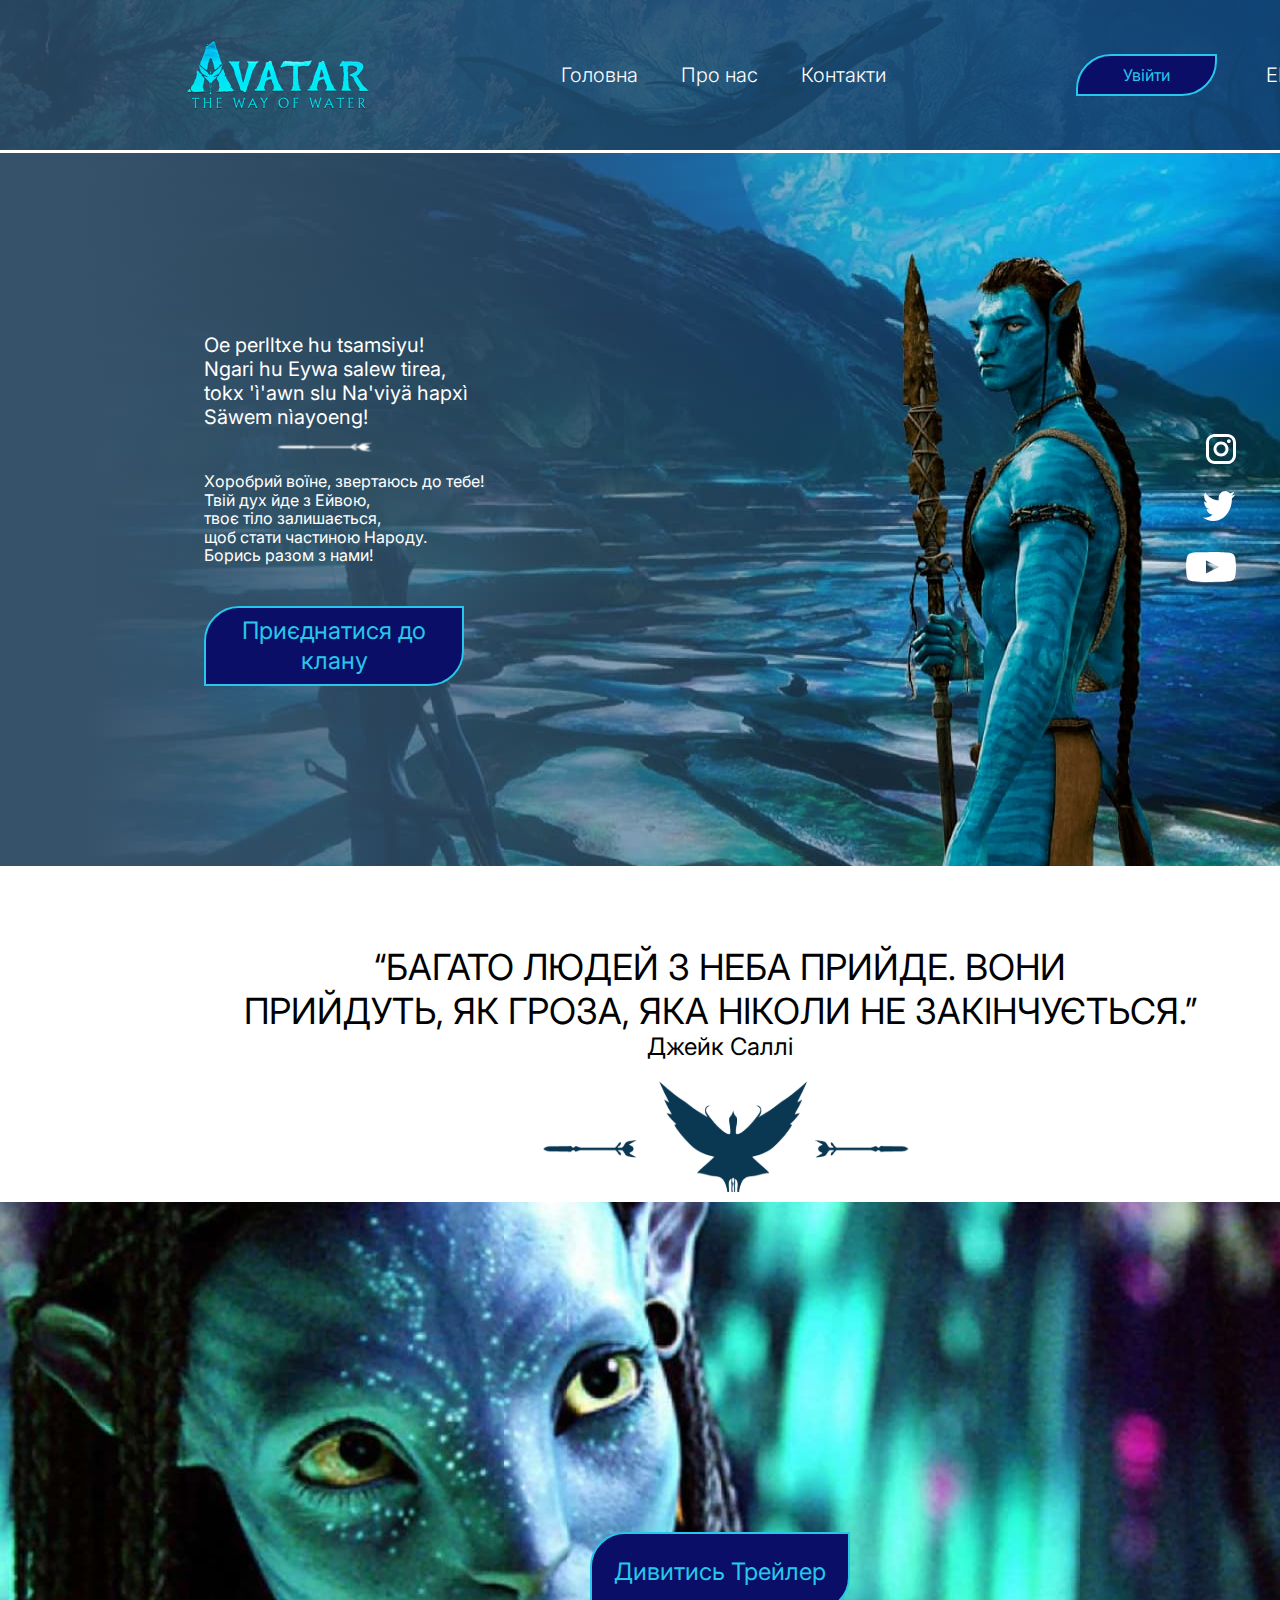
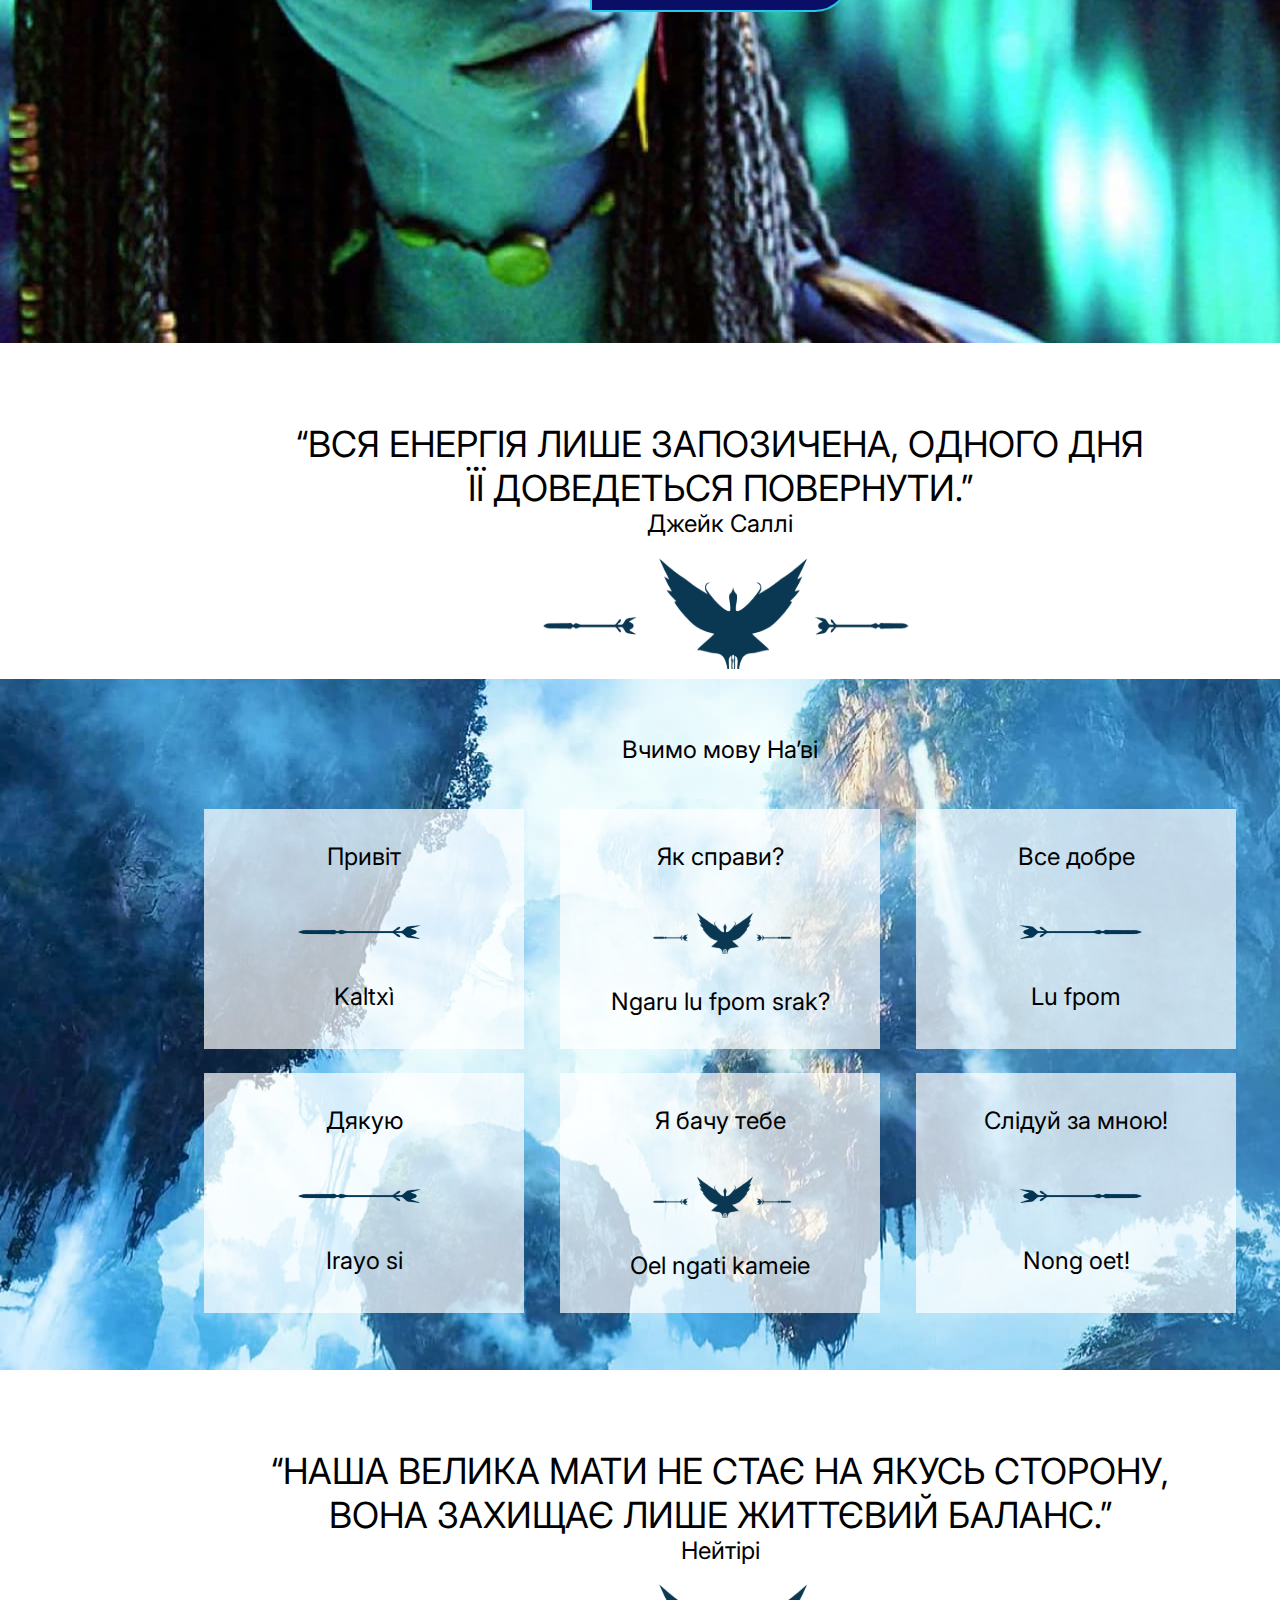
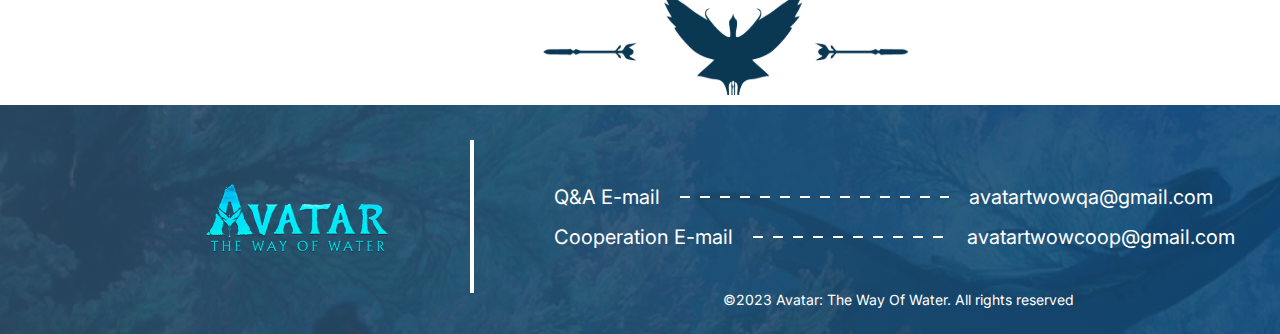
<file: index.html>
<!DOCTYPE html>
<html lang="en">
  <head>
    <meta charset="UTF-8" />
    <meta http-equiv="X-UA-Compatible" content="IE=edge" />
    <meta name="viewport" content="width=device-width, initial-scale=1.0" />
    <title>Document</title>
    <link
      rel="stylesheet"
      href="https://cdnjs.cloudflare.com/ajax/libs/modern-normalize/2.0.0/modern-normalize.min.css"
    />
    <link
      href="https://fonts.googleapis.com/css2?family=Headland+One&family=Inter:wght@300;400&display=swap"
      rel="stylesheet"
    />
    <link rel="stylesheet" href="./css/styles.css" />
  </head>
  <body>
    <div class="container">
        <header class="header">

          <div class="header-left container2">
          <img
            src="./img/Avatar-Logo.png"
            alt="Avatar-Logo"
            class="Avatar-logo"
          />

          <nav class="nav">
            <ul class="nav-list">
              <li class="nav-list-item"><a href="#"  class="nav-link">Головна</a></li>
              <li class="nav-list-item"><a href="#" class="nav-link">Про нас</a></li>
              <li class="nav-list-item"><a href="#" class="nav-link">Контакти</a></li>
            </ul>
          </nav>

          <button type="button" class="head-btn">Увійти</button>
        </div>

          <div class="header-right">
            <ul class="switcher">
              <li class="switch-text">ENG</li>
              <li  class="switch-img"><img src="./img/Switcher.svg" alt="Switcher" /></li>
              <li  class="switch-text">UA</li>
            </ul>
          </div>
        </header>

        <main class="main">
          <section class="hero-section">
             <div class="hero container2">
            <div class="hero-left">
            <div class="hero-text">
              <p class="p1">
                Oe perlltxe hu tsamsiyu! <br />
                Ngari hu Eywa salew tirea,<br />
                tokx 'ì'awn slu Na'viyä hapxì<br />
                Säwem nìayoeng!
              </p>
              <img src="./img/bow.svg" alt="Bow" class="bow" />
              <p class="p2">
                Хоробрий воїне, звертаюсь до тебе!<br />
                Твій дух йде з Ейвою,<br />
                твоє тіло залишається,<br />
                щоб стати частиною Народу.<br />
                Борись разом з нами!
              </p>
            
            <button type="button" class="hero-btn">
              Приєднатися до <br />
              клану
            </button>
          </div>
          </div>

              <div class="hero-right">
            <ul class="logos">
              <li class="insta">
                <a href="https://www.instagram.com/avatar/" target="_blank"
                  ><img src="./img/inst.svg"  alt="instagram"
                /></a>
              </li>
              <li class="twit">
                <a
                  href="https://twitter.com/officialavatar?s=20"
                  target="_blank"
                  ><img src="./img/twit.svg" alt="twitter"
                /></a>
              </li>
              <li class="youtub">
                <a href="https://youtu.be/d9MyW72ELq0" target="_blank"
                  ><img src="./img/youtube.svg" alt="youtube"
                /></a>
              </li>
            </ul>
          </div>
        </div>
          </section>

         <section class="quote">
            <blockquote class="quote-text">
              “БАГАТО ЛЮДЕЙ З НЕБА ПРИЙДЕ. ВОНИ <br />
              ПРИЙДУТЬ, ЯК ГРОЗА, ЯКА НІКОЛИ НЕ ЗАКІНЧУЄТЬСЯ.” <br />
              <cite class="cite"> Джейк Саллі </cite>
            </blockquote>

            <img src="./img/bird.svg" alt="Bird" class="bird" />
          </section>

          <section class="hero2">
            <button type="button" class="hero-btn2">Дивитись Трейлер</button>
          </section>

          <section class="quote">
            <blockquote class="quote-text">
              “ВСЯ ЕНЕРГІЯ ЛИШЕ ЗАПОЗИЧЕНА, ОДНОГО ДНЯ<br />
            ЇЇ ДОВЕДЕТЬСЯ ПОВЕРНУТИ.” <br />
              <cite class="cite"> Джейк Саллі </cite>
            </blockquote>

            <img src="./img/bird.svg" alt="Bird" class="bird" />
          </section>
 


            <section class="navi">
              <h2 class="hero-h">Вчимо мову На’ві</h2>

              <div class="container2">
                <ul class="navi-lang">
                  <li class="navi-lang-item">
                    <p class="navi-text">Привіт</p>
                    <img src="./img/bow-l-b.svg" alt="Bow" class="img" />
                    <p class="navi-text black">Kaltxì</p>
                  </li>
                  <li class="navi-lang-item">
                    <p class="navi-text">Як справи?</p>
                    <img src="./img/bird.svg" alt="Bird" class="img" />
                    <p class="navi-text">Ngaru lu fpom srak?</p>
                  </li>
                  <li class="navi-lang-item">
                    <p class="navi-text">Все добре</p>
                    <img src="./img/bow-r-b.svg" alt="Bow" class="img" />
                    <p class="navi-text">Lu fpom</p>
                  </li>
                  <li class="navi-lang-item">
                    <p class="navi-text">Дякую</p>
                    <img src="./img/bow-l-b.svg" alt="Bow" class="img" />
                    <p class="navi-text">Irayo si </p>
                  </li>
                  <li class="navi-lang-item">
                    <p class="navi-text">Я бачу тебе</p>
                    <img src="./img/bird.svg" alt="Bird" class="img" />
                    <p class="navi-text">Oel ngati kameie</p>
                  </li>
                  <li class="navi-lang-item">
                    <p class="navi-text">Слідуй за мною!</p>
                    <img src="./img/bow-r-b.svg" alt="Bow" class="img" />
                    <p class="navi-text">Nong oet!</p>
                  </li>
                </ul>
              </div>
            </section>

            <section class="quote">
              <blockquote class="quote-text">
                “НАША ВЕЛИКА МАТИ НЕ СТАЄ НА ЯКУСЬ СТОРОНУ,<br>
                ВОНА ЗАХИЩАЄ ЛИШЕ ЖИТТЄВИЙ БАЛАНС.”
                <cite class="cite"> Нейтірі </cite>
              </blockquote>
  
              <img src="./img/bird.svg" alt="Bird" class="bird" />
            </section>
   

          
        </main>

        <footer class="footer">
          <div class="footter">
          <div class="footer-left">
            <img
              src="./img/Avatar-Logo.png"
              alt="Avatar-Logo"
              class="avatar-logo2"/>
          </div>
          <div class="footer-line"></div>
          <div class="footer-right">
            <ul class="footer-list">
              <li class="footer-list-item">
                <p class="footer-list-text">Q&A E-mail</p> 
                <img src="./img/fotter-line.svg" alt="footer-line" class="footer-dash">
                <p class="footer-list-text">avatartwowqa@gmail.com</p>
              </li>
              <li class="footer-list-item">
               <p class="footer-list-text">Cooperation E-mail</p>
             
               <img src="./img/fotter-line2.svg" alt="footer-line" class="footer-dash2">
               <p class="footer-list-text">avatartwowcoop@gmail.com</p>
              </li>
            </ul>
            <p class="footer-bottom-text">©2023 Avatar: The Way Of Water. All rights reserved</p>  
          </div>
        </div>
            
          
        </footer>
      </div>
    </div>
  </body>
</html>
</file>
<file: css/styles.css>
h2,li,p,ul,blockquote {
    padding: 0;
    margin: 0;
}

ul {
    list-style-type: none;
}



a {
    text-decoration: none;
}

body {
    font-family: 'Inter',sans-serif;
    font-style: normal;
}

.container {
    margin: 0 auto;
    width: 1440px;
}

.container2 {
    margin: 0 auto;
    width: 1032px;
}



.header {
    background-image: linear-gradient(to right, rgba(43, 74, 97, 0.87), rgba(15, 72, 117, 0.87)),url(../img/Avatar-Head.png);
    background-repeat: no-repeat;
    background-size: cover;
    display: flex;
    padding: 39px 49px 39px 0;
    align-items: center;
    border-bottom: 3px solid #ffffff;
}

.header-left {
    display: flex;
    justify-content: space-between;
    align-items: center;
    width: 1032px;
    margin-right: 49px;
}

.nav-list {
    
    display: flex;
    justify-content: space-between;
    width: 325px;
}

.switcher{
    display: flex;
}

.switch-img {
    margin: 0 10px;
}

.switch-text {
    color: #ffff ;
    font-weight: 300;
    font-size: 20px;
  line-height: 1.2;
}

.nav-link {
 color: #ffff;
 font-weight: 300;
font-size: 20px;
line-height: 1.2;
}

.nav-link:hover,.nav-link:focus {
    font-weight: 600;
    color: #94CFFF;
}


.head-btn {
    background-color: #0B0E66;
    width: 141px;
    height: 42px;
    border: 2px solid #26C7EA;
    border-radius: 35px 0px;
    color: #26C7EA;
    line-height: 1.25;
}




.nav-list:hover,:focus {
    color: #94CFFF;
}



.hero-section {
   background-image: url(../img/Avatar-Hero.jpg);
 padding: 180px 0;

}

.hero {
    display: flex;
    justify-content: space-between;
    align-items: center;
}



.p1 {
    color: #ffff;
    font-style: normal;
    font-weight: 400;
    font-size: 20px;
    line-height: 24px;
}

.p2 {
    color: #ffff;
}


.hero-text {
   
}

.bow {
margin-left: 53px;
}

.hero-btn {
    background-color: #0B0E66;
    width: 260px;
    height: 80px;
    border: 2px solid #26C7EA;
    color: #26C7EA;
    border-radius: 35px 0px;
    line-height: 1.25;
    margin-top: 42px;
    font-style: normal;
    font-weight: 400;
     font-size: 24px;
    line-height: 1.25;
}




.hero2 {
    background-image: url(../img/Avatar-hero228.jpg);
    width: 1440px;
    height: 741px;
}

.quote-text {
    margin-top: 75px;
    margin-bottom: 10px;
    padding-top: 4px;
    font-style: normal;
    font-weight: 400;
    font-size: 36px;
    line-height: 44px;
    text-align: center;
}

.cite {
    display: block;
    font-style: normal;
    font-weight: 400;
    font-size: 24px;
   line-height: 1.2;
}

.bird {
    width: 400px;
   height: 120px;
   display: block;
   margin-left: 520px;
   margin-bottom: 10px;
}



.navi {
    background-image: url(../img/Avatar-hero3.jpg);
    width: 1440px;
    background-repeat: no-repeat;
}

.hero-h {
    display: flex;
    justify-content: center;
      font-weight: 400;
      padding-top: 57px;
}

.navi-lang {
    display: flex;
    flex-wrap: wrap;
    justify-content: space-between;
    padding-top: 45px;
    padding-bottom: 57px;
}





.navi-lang-item {
    background-color:rgba(255, 255, 255, 0.7);
    height: 240px;
    width: 320px;
   
}

.navi-lang-item:nth-child(-n+3) {
    margin-bottom: 24px;
}



.hero-btn2 {
    margin: 330px 590px;
    background-color: #0B0E66;
    width: 260px;
    height: 80px;
    border: 2px solid #26C7EA;
    color: #26C7EA;
    border-radius: 35px 0px;
    line-height: 1.25;
    font-style: normal;
    font-weight: 400;
     font-size: 24px;
    line-height: 1.25;
}

.switch {
    color: #ffff;
}



.navi-text {
    text-align: center;
   padding-top: 36px;
   margin-bottom: 40px;
    font-style: normal;
font-weight: 400;
font-size: 24px;
line-height: 24px;
}

.logos {
    display: flex;
    flex-direction: column;
    justify-content: space-between;
    align-items: flex-end;
}

.insta {
    margin-bottom:24px;
}

.twit {
    margin-bottom: 27px;
}
 
.img {
   display: block;
    margin: 0 auto;
    width: 152px;
   
}

.footer {
    background-image: linear-gradient(to right, rgba(43, 74, 97, 0.87), rgba(15, 72, 117, 0.87)),url(../img/Avatar-Head.png);
    background-repeat: no-repeat;
    display: flex;
    justify-content: space-between;
    align-items: center;
    background-size:cover;
    padding: 35px 0 25px;
}

.footter {
    display: flex;
    width: 1032px;
    margin: 0 auto;
}

.footer-list {
   display: block;
   width: 689px;
   margin: 45px 0 37px;
}

.footer-line {
    border: 2px solid #ffff;
    height: 153px;
    margin: 0 80px 10px ;
}

.footer-list-text {
    font-style: normal;
font-weight: 400;
font-size: 20px;
line-height: 1.2;
color: #ffff;

}

.footer-dash {
   margin: 0 20px;
   width: 269px;
}

.footer-dash2 {
    margin: 0 20px;
   width: 194px;
}



.footer-right {
   display: flex;
   flex-direction: column;
   justify-content: space-between;
   font-family: 'Inter';
   font-size: 20px ;
   line-height: 1.2;
   color: #ffff;
}


.footer-list-item {
    display: flex;
    align-items: center;
}

.footer-list-item:nth-child(1) {
    margin-bottom: 16px ;
}


.avatar-logo2 {
    margin: 42px 0 51px ;
}


.footer-bottom-text {
    font-weight: 400;
    font-size: 14px;
   line-height: 1.2;
   text-align: center;
}
</file>
